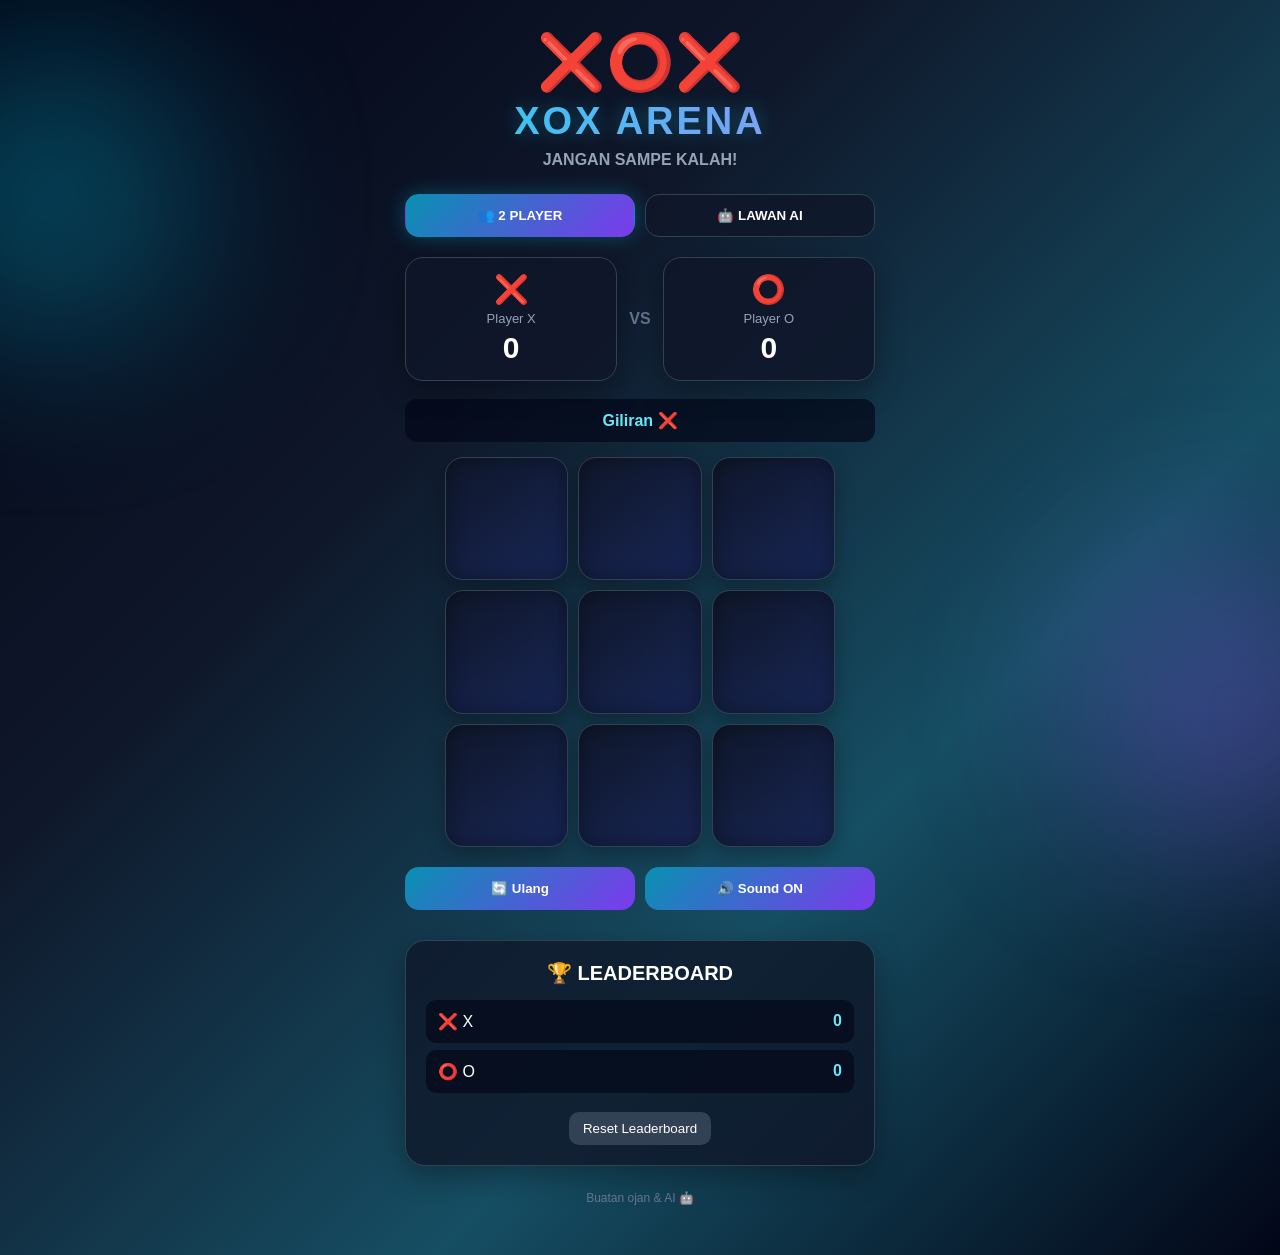
<file: index.html>
<!DOCTYPE html>
<html lang="id">
<head>
    <meta charset="UTF-8">
    <meta name="viewport" content="width=device-width, initial-scale=1.0">

    <title>XOX ARENA 🔥</title>

    <link rel="stylesheet" href="style.css">
</head>

<body>

<div class="background">
    <div class="orb orb1"></div>
    <div class="orb orb2"></div>
</div>

<div class="container">

    <header>
        <div class="logo">❌⭕❌</div>

        <h1>XOX ARENA</h1>

        <p class="subtitle">
            JANGAN SAMPE KALAH!
        </p>
    </header>


    <!-- MODE -->

    <div class="mode-box">

        <button id="playerMode" class="mode active">
            👥 2 PLAYER
        </button>

        <button id="aiMode" class="mode">
            🤖 LAWAN AI
        </button>

    </div>


    <!-- SCORE -->

    <section class="score-board">

        <div class="player x-player">

            <span>❌</span>

            <p id="nameX">
                Player X
            </p>

            <strong id="scoreX">
                0
            </strong>

        </div>


        <div class="vs">
            VS
        </div>


        <div class="player o-player">

            <span>⭕</span>

            <p id="nameO">
                Player O
            </p>

            <strong id="scoreO">
                0
            </strong>

        </div>

    </section>


    <div class="status" id="status">
        Giliran ❌
    </div>


    <!-- GAME -->

    <main class="game-board">

        <button class="cell"></button>
        <button class="cell"></button>
        <button class="cell"></button>

        <button class="cell"></button>
        <button class="cell"></button>
        <button class="cell"></button>

        <button class="cell"></button>
        <button class="cell"></button>
        <button class="cell"></button>

    </main>


    <!-- BUTTON -->

    <div class="buttons">

        <button class="reset-button" id="resetButton">
            🔄 Ulang
        </button>

        <button class="reset-button" id="soundButton">
            🔊 Sound ON
        </button>

    </div>


    <!-- LEADERBOARD -->

    <div class="leaderboard">

        <h2>🏆 LEADERBOARD</h2>

        <div class="leader-row">

            <span>❌ X</span>

            <strong id="leaderX">
                0
            </strong>

        </div>

        <div class="leader-row">

            <span>⭕ O</span>

            <strong id="leaderO">
                0
            </strong>

        </div>

        <button id="clearLeaderboard">
            Reset Leaderboard
        </button>

    </div>


    <p class="footer">
        Buatan ojan & AI 🤖
    </p>

</div>


<!-- POPUP -->

<div class="win-popup" id="winPopup">

    <div class="popup-box">

        <div class="confetti">
            🎉
        </div>

        <h2 id="winnerText">
            Player X Menang
        </h2>

        <p id="popupMessage">
            keren Permainan selesai 🔥
        </p>

        <button id="nextButton">
            Lanjutin 🔥
        </button>

    </div>

</div>


<script src="script.js"></script>

</body>
</html>
</file>
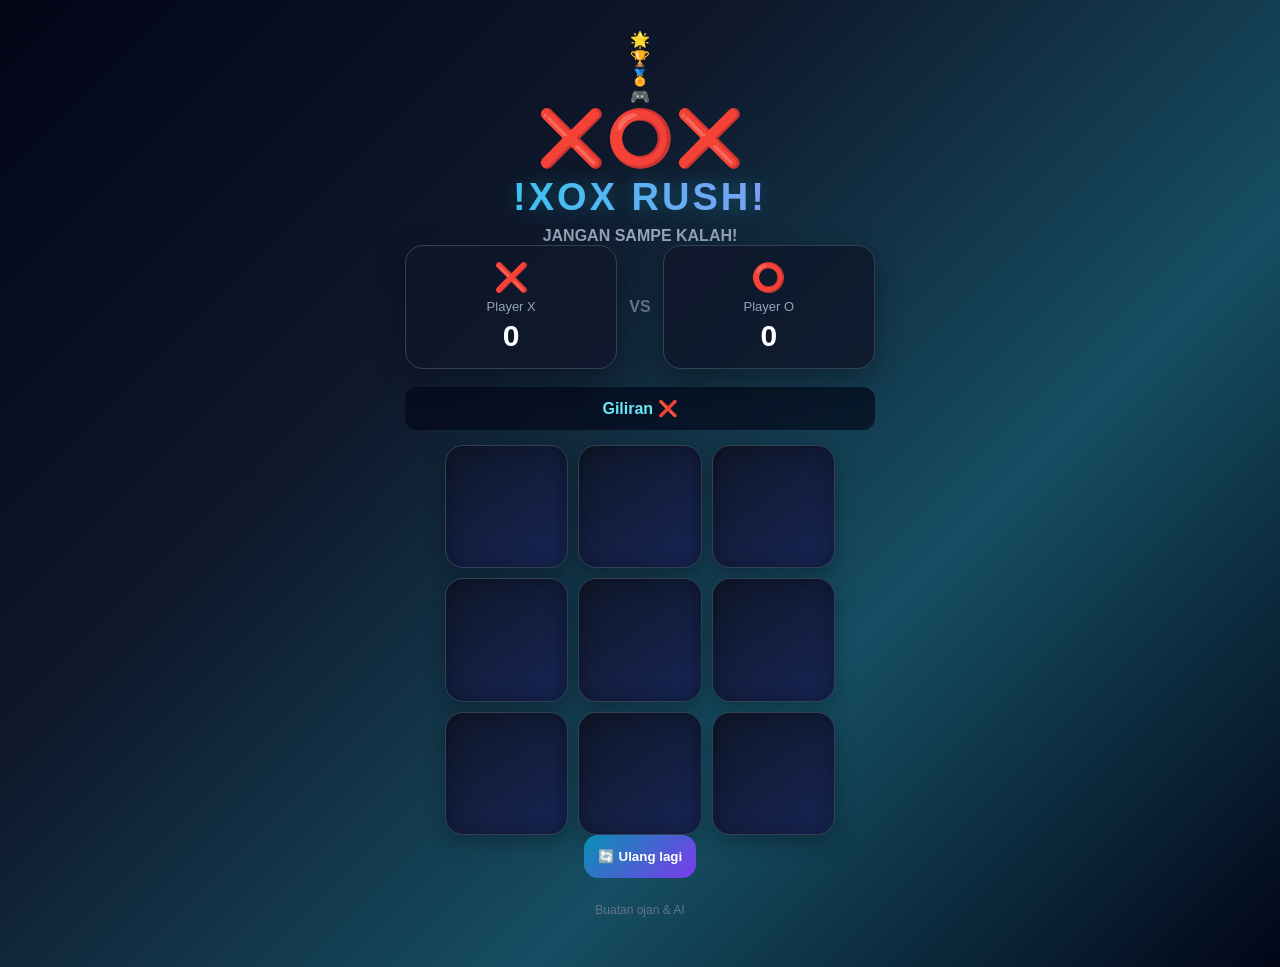
<file: index1.html>
<!DOCTYPE html>
<html lang="id">
<head>
    <meta charset="UTF-8">
    <meta name="viewport" content="width=device-width, initial-scale=1.0">

    <title>XOX ARENA🔥</title>

    <link rel="stylesheet" href="style.css">
</head>

<body>

    <div class="container">

        <div class="floating">🌟</div>
        <div class="floating">🏆</div>
        <div class="floating">🏅</div>
        <div class="floating">🎮</div>

        <header>
            <div class="logo">❌⭕❌</div>

            <h1>!XOX RUSH!</h1>

            <p class="subtitle">
                JANGAN SAMPE KALAH!
            </p>
        </header>

        <section class="score-board">

            <div class="player x-player">
                <span>❌</span>
                <p>Player X</p>
                <strong id="scoreX">0</strong>
            </div>

            <div class="vs">
                VS
            </div>

            <div class="player o-player">
                <span>⭕</span>
                <p>Player O</p>
                <strong id="scoreO">0</strong>
            </div>

        </section>

        <div class="status" id="status">
            Giliran ❌
        </div>

        <main class="game-board" id="gameBoard">

            <button class="cell"></button>
            <button class="cell"></button>
            <button class="cell"></button>

            <button class="cell"></button>
            <button class="cell"></button>
            <button class="cell"></button>

            <button class="cell"></button>
            <button class="cell"></button>
            <button class="cell"></button>

        </main>

        <button class="reset-button" id="resetButton">
            🔄 Ulang lagi
        </button>

        <p class="footer">
            Buatan ojan & AI 
        </p>

    </div>

    <div class="win-popup" id="winPopup">

        <div class="popup-box">

            <div class="confetti">🎉</div>

            <h2 id="winnerText">
                Player X Menang!
            </h2>

            <p>
                YEAYY KAMU MENANG🏆
            </p>

            <button id="nextButton">
                Lanjutin dong 
            </button>

        </div>

    </div>

    <script src="script.js"></script>

</body>
</html>
</file>
<file: style.css>
* {
    box-sizing: border-box;
    margin: 0;
    padding: 0;
}

body {

    min-height: 100vh;

    font-family:
        Arial,
        sans-serif;

    color: white;

    background:
        linear-gradient(
            135deg,
            #020617,
            #0f172a,
            #164e63,
            #020617
        );

    overflow-x: hidden;
}


.background {
    position: fixed;
    inset: 0;
    z-index: -1;
}


.orb {

    position: absolute;

    width: 300px;
    height: 300px;

    border-radius: 50%;

    filter: blur(90px);

    opacity: .35;

    animation: float 6s ease-in-out infinite;
}


.orb1 {
    background: #06b6d4;
    top: 5%;
    left: -100px;
}


.orb2 {
    background: #8b5cf6;
    bottom: 5%;
    right: -100px;

    animation-delay: 2s;
}


.container {

    width: min(
        95%,
        500px
    );

    margin: auto;

    padding: 30px 15px 50px;

    text-align: center;
}


header {

    animation: slideDown .8s ease;
}


.logo {

    font-size: 55px;

    margin-bottom: 5px;

    animation: logoSpin 1.2s ease;
}


h1 {

    font-size: 38px;

    letter-spacing: 3px;

    background:
        linear-gradient(
            90deg,
            #22d3ee,
            #a78bfa
        );

    -webkit-background-clip: text;

    color: transparent;

    text-shadow:
        0 0 20px #22d3ee55;
}


.subtitle {

    color: #94a3b8;

    margin-top: 8px;

    font-weight: bold;
}


/* MODE */

.mode-box {

    display: flex;

    gap: 10px;

    margin: 25px 0 20px;
}


.mode {

    flex: 1;

    padding: 13px;

    border: 1px solid #334155;

    border-radius: 14px;

    background: #0f172acc;

    color: white;

    font-weight: bold;

    cursor: pointer;

    transition: .3s;
}


.mode.active {

    background:
        linear-gradient(
            135deg,
            #0891b2,
            #7c3aed
        );

    border-color: transparent;

    box-shadow:
        0 0 20px #06b6d455;
}


.mode:active {
    transform: scale(.95);
}


/* SCORE */

.score-board {

    display: flex;

    align-items: center;

    justify-content: center;

    gap: 12px;

    margin-bottom: 18px;
}


.player {

    flex: 1;

    padding: 15px 8px;

    border-radius: 18px;

    background: #0f172add;

    border: 1px solid #334155;

    box-shadow:
        0 10px 30px #0005;

    transition: .3s;
}


.player:hover {

    transform:
        translateY(-4px);

}


.player span {

    font-size: 28px;
}


.player p {

    margin: 5px 0;

    color: #94a3b8;

    font-size: 13px;
}


.player strong {

    font-size: 30px;
}


.vs {

    font-weight: bold;

    color: #64748b;
}


/* STATUS */

.status {

    margin: 15px 0;

    padding: 12px;

    border-radius: 12px;

    background: #020617aa;

    color: #67e8f9;

    font-weight: bold;

    animation: pulse 1.5s infinite;
}


/* BOARD */

.game-board {

    display: grid;

    grid-template-columns:
        repeat(3, 1fr);

    gap: 10px;

    max-width: 390px;

    margin: auto;
}


.cell {

    aspect-ratio: 1;

    border: 1px solid #334155;

    border-radius: 18px;

    background:
        linear-gradient(
            145deg,
            #0f172a,
            #172554
        );

    color: white;

    font-size: 42px;

    font-weight: bold;

    cursor: pointer;

    box-shadow:
        inset 0 0 20px #0005,
        0 8px 20px #0004;

    transition:
        transform .2s,
        box-shadow .2s,
        background .2s;
}


.cell:hover {

    transform:
        translateY(-4px)
        scale(1.02);

    box-shadow:
        0 0 25px #22d3ee55;
}


.cell:active {

    transform:
        scale(.9);
}


.cell.x {

    color: #22d3ee;

    text-shadow:
        0 0 20px #22d3ee;

    animation: pop .3s ease;
}


.cell.o {

    color: #a78bfa;

    text-shadow:
        0 0 20px #a78bfa;

    animation: pop .3s ease;
}


/* BUTTON */

.buttons {

    display: flex;

    gap: 10px;

    margin-top: 20px;
}


.reset-button {

    flex: 1;

    padding: 14px;

    border: none;

    border-radius: 14px;

    background:
        linear-gradient(
            135deg,
            #0891b2,
            #7c3aed
        );

    color: white;

    font-weight: bold;

    cursor: pointer;

    transition: .25s;
}


.reset-button:hover {

    transform:
        translateY(-3px);

    box-shadow:
        0 8px 25px #7c3aed55;
}


.reset-button:active {

    transform:
        scale(.94);
}


/* LEADERBOARD */

.leaderboard {

    margin-top: 30px;

    padding: 20px;

    border-radius: 20px;

    background: #0f172acc;

    border: 1px solid #334155;

    box-shadow:
        0 10px 30px #0005;
}


.leaderboard h2 {

    font-size: 20px;

    margin-bottom: 15px;
}


.leader-row {

    display: flex;

    justify-content: space-between;

    padding: 12px;

    margin: 7px 0;

    border-radius: 10px;

    background: #020617aa;
}


.leader-row strong {

    color: #67e8f9;
}


#clearLeaderboard {

    margin-top: 12px;

    padding: 9px 14px;

    border: none;

    border-radius: 10px;

    background: #334155;

    color: white;

    cursor: pointer;
}


/* FOOTER */

.footer {

    margin-top: 25px;

    color: #64748b;

    font-size: 12px;
}


/* POPUP */

.win-popup {

    position: fixed;

    inset: 0;

    display: flex;

    align-items: center;

    justify-content: center;

    background: #0009;

    backdrop-filter: blur(8px);

    opacity: 0;

    visibility: hidden;

    transition: .3s;

    z-index: 10;
}


.win-popup.show {

    opacity: 1;

    visibility: visible;
}


.popup-box {

    width: min(
        90%,
        350px
    );

    padding: 35px 25px;

    text-align: center;

    border-radius: 25px;

    background:
        linear-gradient(
            145deg,
            #0f172a,
            #172554
        );

    border: 1px solid #475569;

    box-shadow:
        0 0 60px #06b6d455;

    animation: popup .4s ease;
}


.confetti {

    font-size: 55px;

    animation:
        bounce 1s infinite;
}


.popup-box h2 {

    margin: 15px 0;

    color: #67e8f9;
}


.popup-box button {

    margin-top: 20px;

    width: 100%;

    padding: 14px;

    border: none;

    border-radius: 12px;

    background:
        linear-gradient(
            135deg,
            #0891b2,
            #7c3aed
        );

    color: white;

    font-weight: bold;

    cursor: pointer;
}


/* ANIMATIONS */

@keyframes pop {

    0% {
        transform: scale(.3);
        opacity: 0;
    }

    70% {
        transform: scale(1.2);
    }

    100% {
        transform: scale(1);
        opacity: 1;
    }
}


@keyframes popup {

    from {
        transform:
            scale(.6)
            translateY(30px);
    }

    to {
        transform:
            scale(1)
            translateY(0);
    }
}


@keyframes bounce {

    0%,100% {
        transform: translateY(0);
    }

    50% {
        transform: translateY(-12px);
    }
}


@keyframes pulse {

    50% {
        box-shadow:
            0 0 20px #22d3ee22;
    }
}


@keyframes slideDown {

    from {
        opacity: 0;
        transform:
            translateY(-30px);
    }

    to {
        opacity: 1;
        transform:
            translateY(0);
    }
}


@keyframes logoSpin {

    from {
        transform:
            rotate(-180deg)
            scale(.3);
    }

    to {
        transform:
            rotate(0)
            scale(1);
    }
}


@keyframes float {

    0%,100% {
        transform:
            translateY(0);
    }

    50% {
        transform:
            translateY(-30px);
    }
    }
</file>
